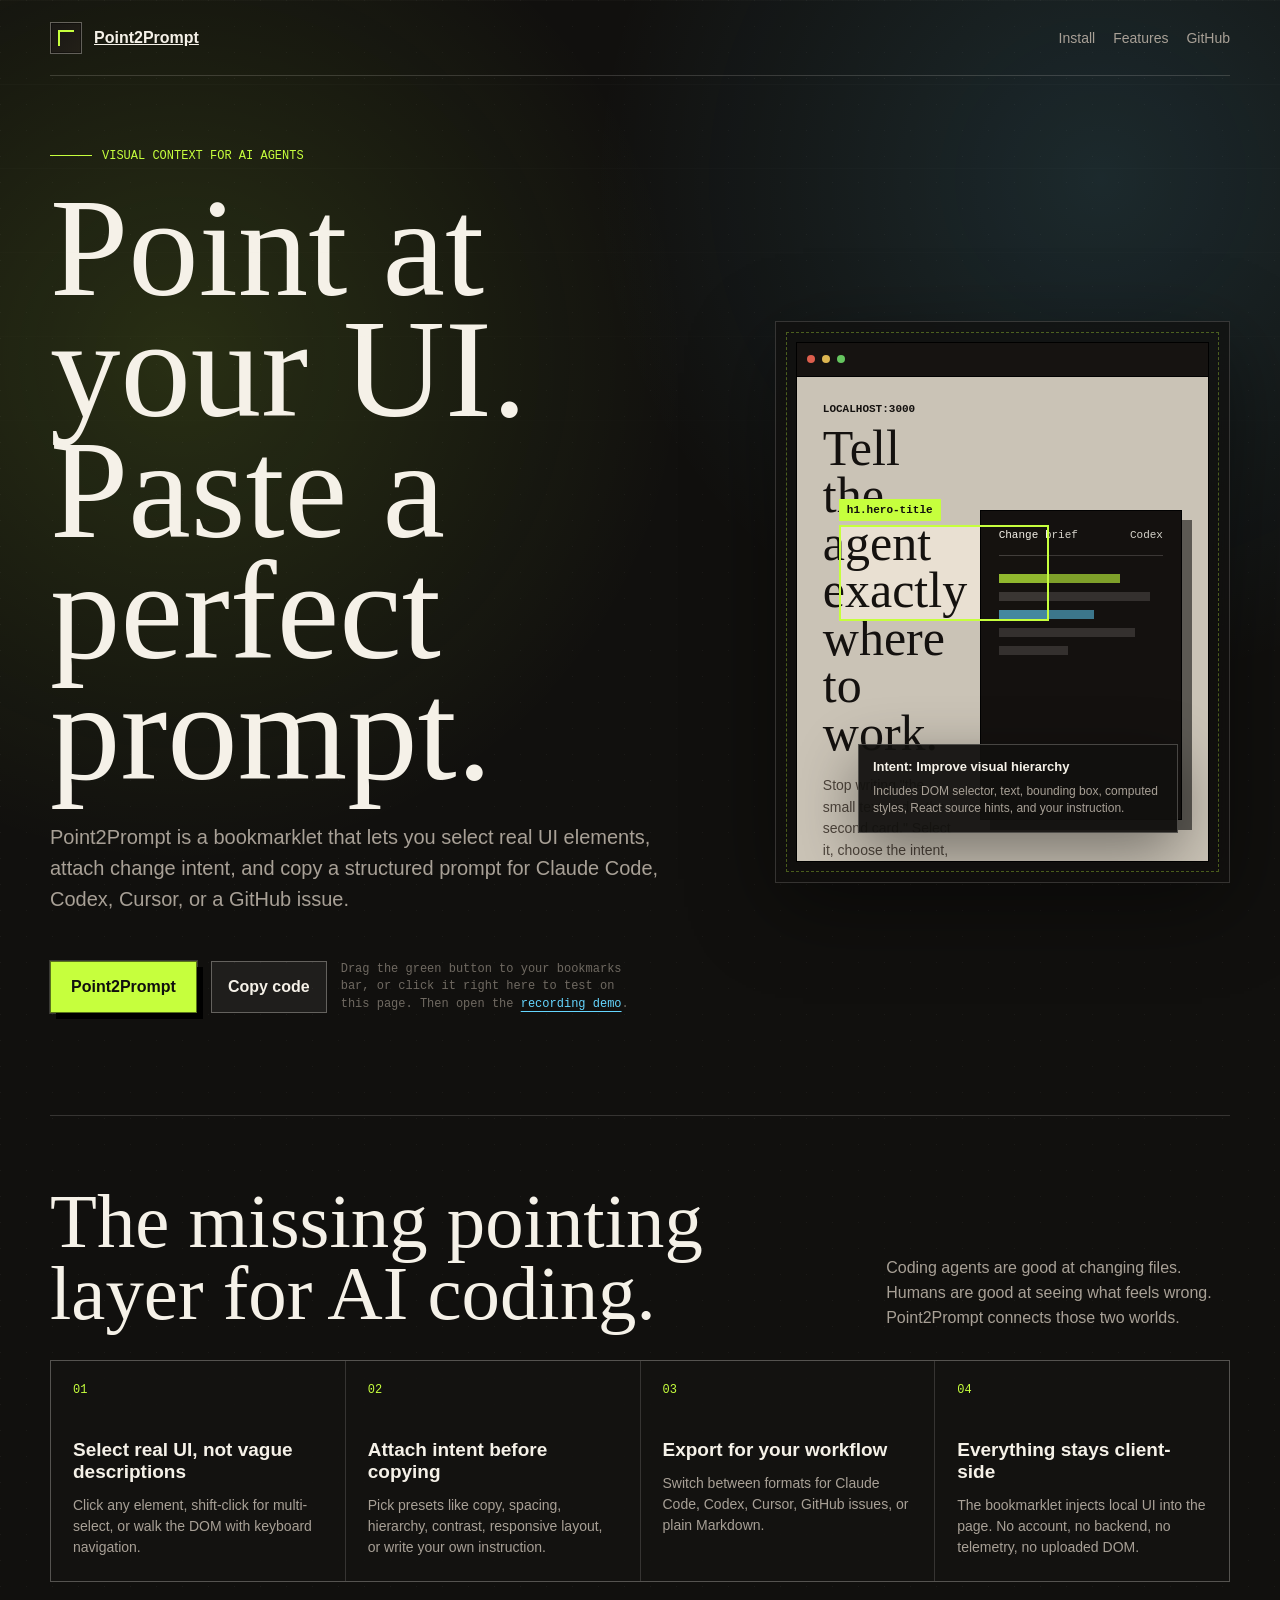
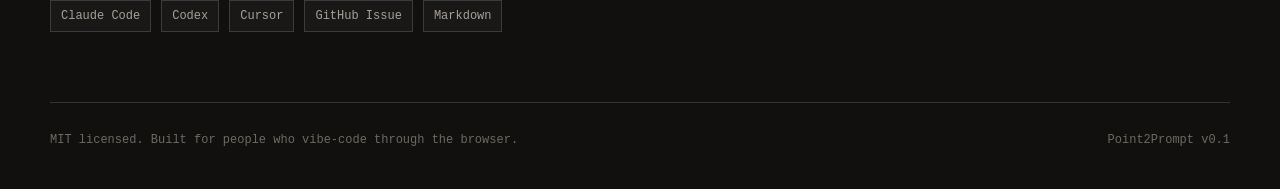
<file: index.html>
<!doctype html>
<html lang="en">
  <head>
    <meta charset="utf-8" />
    <meta name="viewport" content="width=device-width, initial-scale=1" />
    <title>Point2Prompt - Visual prompts for AI coding agents</title>
    <meta
      name="description"
      content="Select UI elements in the browser, add change instructions, and copy an AI-ready prompt for Claude Code, Codex, Cursor, or GitHub issues."
    />
    <style>
      :root {
        color-scheme: dark;
        --ink: #f5f1e8;
        --muted: #a8a096;
        --dim: #6f6961;
        --line: rgba(245, 241, 232, 0.16);
        --line-strong: rgba(245, 241, 232, 0.32);
        --field: rgba(255, 255, 255, 0.065);
        --paper: #11100e;
        --panel: #191714;
        --panel-2: #232018;
        --acid: #c6ff3d;
        --blue: #65d6ff;
        --coral: #ff6b57;
        --shadow: 0 24px 80px rgba(0, 0, 0, 0.42);
        --mono: "IBM Plex Mono", "SFMono-Regular", Consolas, monospace;
        --display: "Instrument Serif", Georgia, serif;
        --body: ui-sans-serif, -apple-system, BlinkMacSystemFont, "Segoe UI", sans-serif;
      }

      * {
        box-sizing: border-box;
      }

      html {
        min-height: 100%;
        background: var(--paper);
      }

      body {
        min-height: 100vh;
        margin: 0;
        color: var(--ink);
        font-family: var(--body);
        background:
          radial-gradient(circle at 14% 20%, rgba(198, 255, 61, 0.13), transparent 28%),
          radial-gradient(circle at 86% 10%, rgba(101, 214, 255, 0.13), transparent 26%),
          linear-gradient(135deg, rgba(255, 255, 255, 0.045) 1px, transparent 1px),
          #11100e;
        background-size: auto, auto, 26px 26px, auto;
        overflow-x: hidden;
      }

      body::before {
        position: fixed;
        inset: 0;
        pointer-events: none;
        content: "";
        opacity: 0.32;
        background-image: linear-gradient(rgba(245, 241, 232, 0.08) 1px, transparent 1px);
        background-size: 100% 84px;
        mask-image: linear-gradient(to bottom, #000, transparent 78%);
      }

      a {
        color: inherit;
      }

      .shell {
        width: min(1180px, calc(100vw - 32px));
        margin: 0 auto;
      }

      .nav {
        display: flex;
        align-items: center;
        justify-content: space-between;
        min-height: 76px;
        border-bottom: 1px solid var(--line);
      }

      .brand {
        display: flex;
        align-items: center;
        gap: 12px;
        font-weight: 760;
        letter-spacing: 0;
      }

      .mark {
        position: relative;
        width: 32px;
        height: 32px;
        border: 1px solid var(--line-strong);
        background: linear-gradient(135deg, var(--panel), var(--panel-2));
        box-shadow: inset 0 0 0 1px rgba(0, 0, 0, 0.35);
      }

      .mark::before,
      .mark::after {
        position: absolute;
        content: "";
        background: var(--acid);
      }

      .mark::before {
        top: 7px;
        left: 7px;
        width: 16px;
        height: 2px;
      }

      .mark::after {
        top: 7px;
        left: 7px;
        width: 2px;
        height: 16px;
      }

      .nav-links {
        display: flex;
        align-items: center;
        gap: 18px;
        color: var(--muted);
        font-size: 14px;
      }

      .nav-links a {
        text-decoration: none;
      }

      .hero {
        display: grid;
        grid-template-columns: minmax(0, 1.08fr) minmax(340px, 0.72fr);
        gap: 42px;
        align-items: end;
        min-height: calc(100vh - 76px);
        padding: 66px 0 54px;
      }

      .eyebrow {
        display: inline-grid;
        grid-template-columns: auto 1fr;
        align-items: center;
        gap: 10px;
        margin: 0 0 24px;
        color: var(--acid);
        font-family: var(--mono);
        font-size: 12px;
        text-transform: uppercase;
      }

      .eyebrow::before {
        width: 42px;
        height: 1px;
        content: "";
        background: var(--acid);
      }

      h1 {
        max-width: 800px;
        margin: 0;
        font-family: var(--display);
        font-size: clamp(64px, 11vw, 148px);
        font-weight: 520;
        line-height: 0.86;
        letter-spacing: 0;
      }

      .lede {
        max-width: 660px;
        margin: 30px 0 0;
        color: var(--muted);
        font-size: 20px;
        line-height: 1.55;
      }

      .install-row {
        display: flex;
        flex-wrap: wrap;
        align-items: center;
        gap: 14px;
        margin-top: 34px;
      }

      .bookmarklet {
        display: inline-flex;
        align-items: center;
        gap: 12px;
        min-height: 52px;
        padding: 0 20px;
        color: #11100e;
        font-weight: 820;
        text-decoration: none;
        background: var(--acid);
        border: 1px solid rgba(0, 0, 0, 0.55);
        box-shadow: 6px 6px 0 #000, 0 0 0 1px rgba(245, 241, 232, 0.18);
        cursor: grab;
        transition: transform 180ms ease, box-shadow 180ms ease;
      }

      .bookmarklet:hover {
        transform: translate(-2px, -2px);
        box-shadow: 8px 8px 0 #000, 0 0 0 1px rgba(245, 241, 232, 0.18);
      }

      .bookmarklet:active {
        cursor: grabbing;
        transform: translate(2px, 2px);
        box-shadow: 3px 3px 0 #000, 0 0 0 1px rgba(245, 241, 232, 0.18);
      }

      .hint {
        max-width: 300px;
        color: var(--dim);
        font-family: var(--mono);
        font-size: 12px;
        line-height: 1.45;
      }

      .secondary-btn {
        display: inline-flex;
        align-items: center;
        min-height: 52px;
        padding: 0 16px;
        color: var(--ink);
        font: inherit;
        font-weight: 760;
        background: rgba(255, 255, 255, 0.06);
        border: 1px solid var(--line-strong);
        cursor: pointer;
      }

      .secondary-btn:hover {
        background: rgba(255, 255, 255, 0.1);
      }

      .install-note {
        width: 100%;
        max-width: 620px;
        min-height: 18px;
        margin: 4px 0 0;
        color: var(--blue);
        font-family: var(--mono);
        font-size: 12px;
        line-height: 1.45;
      }

      .demo-link {
        color: var(--blue);
        text-decoration: underline;
        text-underline-offset: 4px;
      }

      .demo {
        position: relative;
        align-self: center;
        min-height: 560px;
        padding: 20px;
        background: rgba(17, 16, 14, 0.68);
        border: 1px solid var(--line);
        box-shadow: var(--shadow);
        backdrop-filter: blur(22px);
      }

      .demo::before {
        position: absolute;
        inset: 10px;
        pointer-events: none;
        content: "";
        border: 1px dashed rgba(198, 255, 61, 0.32);
      }

      .browser {
        position: relative;
        height: 520px;
        overflow: hidden;
        background: #e9e0d2;
        color: #15120f;
        border: 1px solid #000;
      }

      .browser-bar {
        display: flex;
        align-items: center;
        gap: 7px;
        height: 34px;
        padding: 0 10px;
        background: #171411;
        border-bottom: 1px solid #000;
      }

      .dot {
        width: 8px;
        height: 8px;
        background: var(--coral);
        border-radius: 999px;
      }

      .dot:nth-child(2) {
        background: #ffd15c;
      }

      .dot:nth-child(3) {
        background: #73e36c;
      }

      .browser-grid {
        display: grid;
        grid-template-columns: 0.8fr 1.2fr;
        gap: 22px;
        height: calc(100% - 34px);
        padding: 26px;
      }

      .mock-copy {
        display: flex;
        flex-direction: column;
        justify-content: center;
        min-width: 0;
      }

      .mock-kicker {
        margin-bottom: 10px;
        font-family: var(--mono);
        font-size: 11px;
        font-weight: 700;
        text-transform: uppercase;
      }

      .mock-title {
        font-family: var(--display);
        font-size: 50px;
        line-height: 0.95;
      }

      .mock-text {
        margin-top: 18px;
        color: #574d42;
        font-size: 14px;
        line-height: 1.55;
      }

      .mock-card {
        align-self: center;
        min-height: 310px;
        padding: 18px;
        background: #15120f;
        color: var(--ink);
        border: 1px solid #000;
        box-shadow: 10px 10px 0 rgba(0, 0, 0, 0.55);
      }

      .mock-card-title {
        display: flex;
        justify-content: space-between;
        gap: 20px;
        padding-bottom: 14px;
        border-bottom: 1px solid rgba(245, 241, 232, 0.2);
        font-family: var(--mono);
        font-size: 11px;
      }

      .code-lines {
        display: grid;
        gap: 9px;
        margin-top: 18px;
      }

      .line {
        height: 9px;
        background: rgba(245, 241, 232, 0.16);
      }

      .line:nth-child(1) {
        width: 74%;
        background: rgba(198, 255, 61, 0.7);
      }

      .line:nth-child(2) {
        width: 92%;
      }

      .line:nth-child(3) {
        width: 58%;
        background: rgba(101, 214, 255, 0.6);
      }

      .line:nth-child(4) {
        width: 83%;
      }

      .line:nth-child(5) {
        width: 42%;
      }

      .selection-box {
        position: absolute;
        top: 182px;
        left: 42px;
        width: 210px;
        height: 96px;
        border: 2px solid var(--acid);
        box-shadow: 0 0 0 999px rgba(17, 16, 14, 0.14);
      }

      .tag {
        position: absolute;
        top: -28px;
        left: -2px;
        padding: 5px 8px;
        color: #11100e;
        font-family: var(--mono);
        font-size: 11px;
        font-weight: 800;
        background: var(--acid);
      }

      .mini-panel {
        position: absolute;
        right: 30px;
        bottom: 28px;
        width: min(320px, calc(100% - 60px));
        padding: 14px;
        color: var(--ink);
        background: rgba(17, 16, 14, 0.94);
        border: 1px solid rgba(245, 241, 232, 0.24);
        box-shadow: 0 18px 60px rgba(0, 0, 0, 0.42);
      }

      .mini-panel strong {
        display: block;
        margin-bottom: 9px;
        font-size: 13px;
      }

      .mini-panel p {
        margin: 0;
        color: var(--muted);
        font-size: 12px;
        line-height: 1.45;
      }

      .section {
        padding: 70px 0;
        border-top: 1px solid var(--line);
      }

      .section-head {
        display: grid;
        grid-template-columns: minmax(0, 0.7fr) minmax(280px, 0.3fr);
        gap: 34px;
        align-items: end;
        margin-bottom: 30px;
      }

      h2 {
        margin: 0;
        font-family: var(--display);
        font-size: clamp(42px, 6vw, 84px);
        font-weight: 520;
        line-height: 0.94;
      }

      .section-head p {
        margin: 0;
        color: var(--muted);
        line-height: 1.55;
      }

      .feature-grid {
        display: grid;
        grid-template-columns: repeat(4, minmax(0, 1fr));
        gap: 1px;
        background: var(--line);
        border: 1px solid var(--line);
      }

      .feature {
        min-height: 220px;
        padding: 22px;
        background: rgba(17, 16, 14, 0.92);
      }

      .feature .num {
        color: var(--acid);
        font-family: var(--mono);
        font-size: 12px;
      }

      .feature h3 {
        margin: 42px 0 12px;
        font-size: 19px;
        line-height: 1.15;
      }

      .feature p {
        margin: 0;
        color: var(--muted);
        font-size: 14px;
        line-height: 1.5;
      }

      .formats {
        display: flex;
        flex-wrap: wrap;
        gap: 10px;
        margin-top: 18px;
      }

      .formats span {
        padding: 8px 10px;
        color: var(--muted);
        font-family: var(--mono);
        font-size: 12px;
        border: 1px solid var(--line);
        background: rgba(255, 255, 255, 0.035);
      }

      .footer {
        display: flex;
        flex-wrap: wrap;
        justify-content: space-between;
        gap: 18px;
        padding: 30px 0 42px;
        color: var(--dim);
        font-family: var(--mono);
        font-size: 12px;
        border-top: 1px solid var(--line);
      }

      @media (max-width: 900px) {
        .hero,
        .section-head {
          grid-template-columns: 1fr;
        }

        .hero {
          min-height: 0;
          padding-top: 46px;
        }

        .demo {
          min-height: 0;
        }

        .feature-grid {
          grid-template-columns: repeat(2, minmax(0, 1fr));
        }
      }

      @media (max-width: 620px) {
        .nav {
          align-items: flex-start;
          flex-direction: column;
          gap: 14px;
          padding: 18px 0;
        }

        .nav-links {
          width: 100%;
          justify-content: space-between;
        }

        h1 {
          font-size: 62px;
        }

        .lede {
          font-size: 17px;
        }

        .browser-grid {
          grid-template-columns: 1fr;
          padding: 18px;
        }

        .mock-card {
          display: none;
        }

        .selection-box {
          top: 174px;
          left: 30px;
          width: 220px;
        }

        .feature-grid {
          grid-template-columns: 1fr;
        }
      }
    </style>
  </head>
  <body>
    <header class="shell nav">
      <a class="brand" href="#top" aria-label="Point2Prompt home">
        <span class="mark" aria-hidden="true"></span>
        <span>Point2Prompt</span>
      </a>
      <nav class="nav-links" aria-label="Primary">
        <a href="#install">Install</a>
        <a href="#features">Features</a>
        <a href="https://github.com/LobsterQBA/point2prompt" data-github-link>GitHub</a>
      </nav>
    </header>

    <main id="top">
      <section class="shell hero" id="install">
        <div>
          <p class="eyebrow">Visual context for AI agents</p>
          <h1>Point at your UI. Paste a perfect prompt.</h1>
          <p class="lede">
            Point2Prompt is a bookmarklet that lets you select real UI elements,
            attach change intent, and copy a structured prompt for Claude Code,
            Codex, Cursor, or a GitHub issue.
          </p>
          <div class="install-row">
            <a class="bookmarklet" href="#" id="bookmarklet">Point2Prompt</a>
            <button class="secondary-btn" type="button" id="copy-bookmarklet">Copy code</button>
            <p class="hint">
              Drag the green button to your bookmarks bar, or click it right
              here to test on this page. Then open the
              <a class="demo-link" href="demo.html">recording demo</a>.
            </p>
            <p class="install-note" id="install-note" aria-live="polite"></p>
          </div>
        </div>

        <div class="demo" aria-label="Product demo illustration">
          <div class="browser">
            <div class="browser-bar">
              <span class="dot"></span>
              <span class="dot"></span>
              <span class="dot"></span>
            </div>
            <div class="browser-grid">
              <div class="mock-copy">
                <div class="mock-kicker">Localhost:3000</div>
                <div class="mock-title">Tell the agent exactly where to work.</div>
                <div class="mock-text">
                  Stop writing "the small text under the second card." Select it,
                  choose the intent, and ship the context your coding agent needs.
                </div>
              </div>
              <div class="mock-card">
                <div class="mock-card-title">
                  <span>Change brief</span>
                  <span>Codex</span>
                </div>
                <div class="code-lines" aria-hidden="true">
                  <span class="line"></span>
                  <span class="line"></span>
                  <span class="line"></span>
                  <span class="line"></span>
                  <span class="line"></span>
                </div>
              </div>
            </div>
            <div class="selection-box">
              <span class="tag">h1.hero-title</span>
            </div>
            <div class="mini-panel">
              <strong>Intent: Improve visual hierarchy</strong>
              <p>
                Includes DOM selector, text, bounding box, computed styles,
                React source hints, and your instruction.
              </p>
            </div>
          </div>
        </div>
      </section>

      <section class="shell section" id="features">
        <div class="section-head">
          <h2>The missing pointing layer for AI coding.</h2>
          <p>
            Coding agents are good at changing files. Humans are good at seeing
            what feels wrong. Point2Prompt connects those two worlds.
          </p>
        </div>
        <div class="feature-grid">
          <article class="feature">
            <div class="num">01</div>
            <h3>Select real UI, not vague descriptions</h3>
            <p>
              Click any element, shift-click for multi-select, or walk the DOM
              with keyboard navigation.
            </p>
          </article>
          <article class="feature">
            <div class="num">02</div>
            <h3>Attach intent before copying</h3>
            <p>
              Pick presets like copy, spacing, hierarchy, contrast, responsive
              layout, or write your own instruction.
            </p>
          </article>
          <article class="feature">
            <div class="num">03</div>
            <h3>Export for your workflow</h3>
            <p>
              Switch between formats for Claude Code, Codex, Cursor, GitHub
              issues, or plain Markdown.
            </p>
          </article>
          <article class="feature">
            <div class="num">04</div>
            <h3>Everything stays client-side</h3>
            <p>
              The bookmarklet injects local UI into the page. No account, no
              backend, no telemetry, no uploaded DOM.
            </p>
          </article>
        </div>
        <div class="formats" aria-label="Supported output formats">
          <span>Claude Code</span>
          <span>Codex</span>
          <span>Cursor</span>
          <span>GitHub Issue</span>
          <span>Markdown</span>
        </div>
      </section>
    </main>

    <footer class="shell footer">
      <span>MIT licensed. Built for people who vibe-code through the browser.</span>
      <span>Point2Prompt v0.1</span>
    </footer>

    <script>
      const VERSION = "0.1.0";
      const assetBase = new URL("assets/", window.location.href).href;
      const loader = `javascript:(()=>{const w=window;if(w.__POINT2PROMPT__){w.__POINT2PROMPT__.toggle();return;}const b=${JSON.stringify(assetBase)};const v=${JSON.stringify(VERSION)};const css=document.createElement('link');css.rel='stylesheet';css.href=b+'editor.css?v='+v;document.head.appendChild(css);const s=document.createElement('script');s.src=b+'editor.js?v='+v;s.onload=()=>w.__POINT2PROMPT__&&w.__POINT2PROMPT__.open();document.head.appendChild(s);})()`;
      const button = document.getElementById("bookmarklet");
      const copyButton = document.getElementById("copy-bookmarklet");
      const note = document.getElementById("install-note");
      button.href = loader;
      button.addEventListener("click", (event) => {
        button.animate(
          [
            { transform: "translateY(0)" },
            { transform: "translateY(-4px)" },
            { transform: "translateY(0)" }
          ],
          { duration: 240, easing: "ease-out" }
        );
        note.textContent = "Testing Point2Prompt on this page. If a bookmark jumps back here, edit that bookmark and paste the copied code as its URL.";
      });
      copyButton.addEventListener("click", async () => {
        try {
          await navigator.clipboard.writeText(loader);
          note.textContent = "Bookmarklet code copied. Create or edit a bookmark and paste this code into the URL field.";
        } catch (error) {
          note.textContent = "Copy failed. Drag the green button, then check the bookmark URL starts with javascript:.";
        }
      });
    </script>
  </body>
</html>
</file>
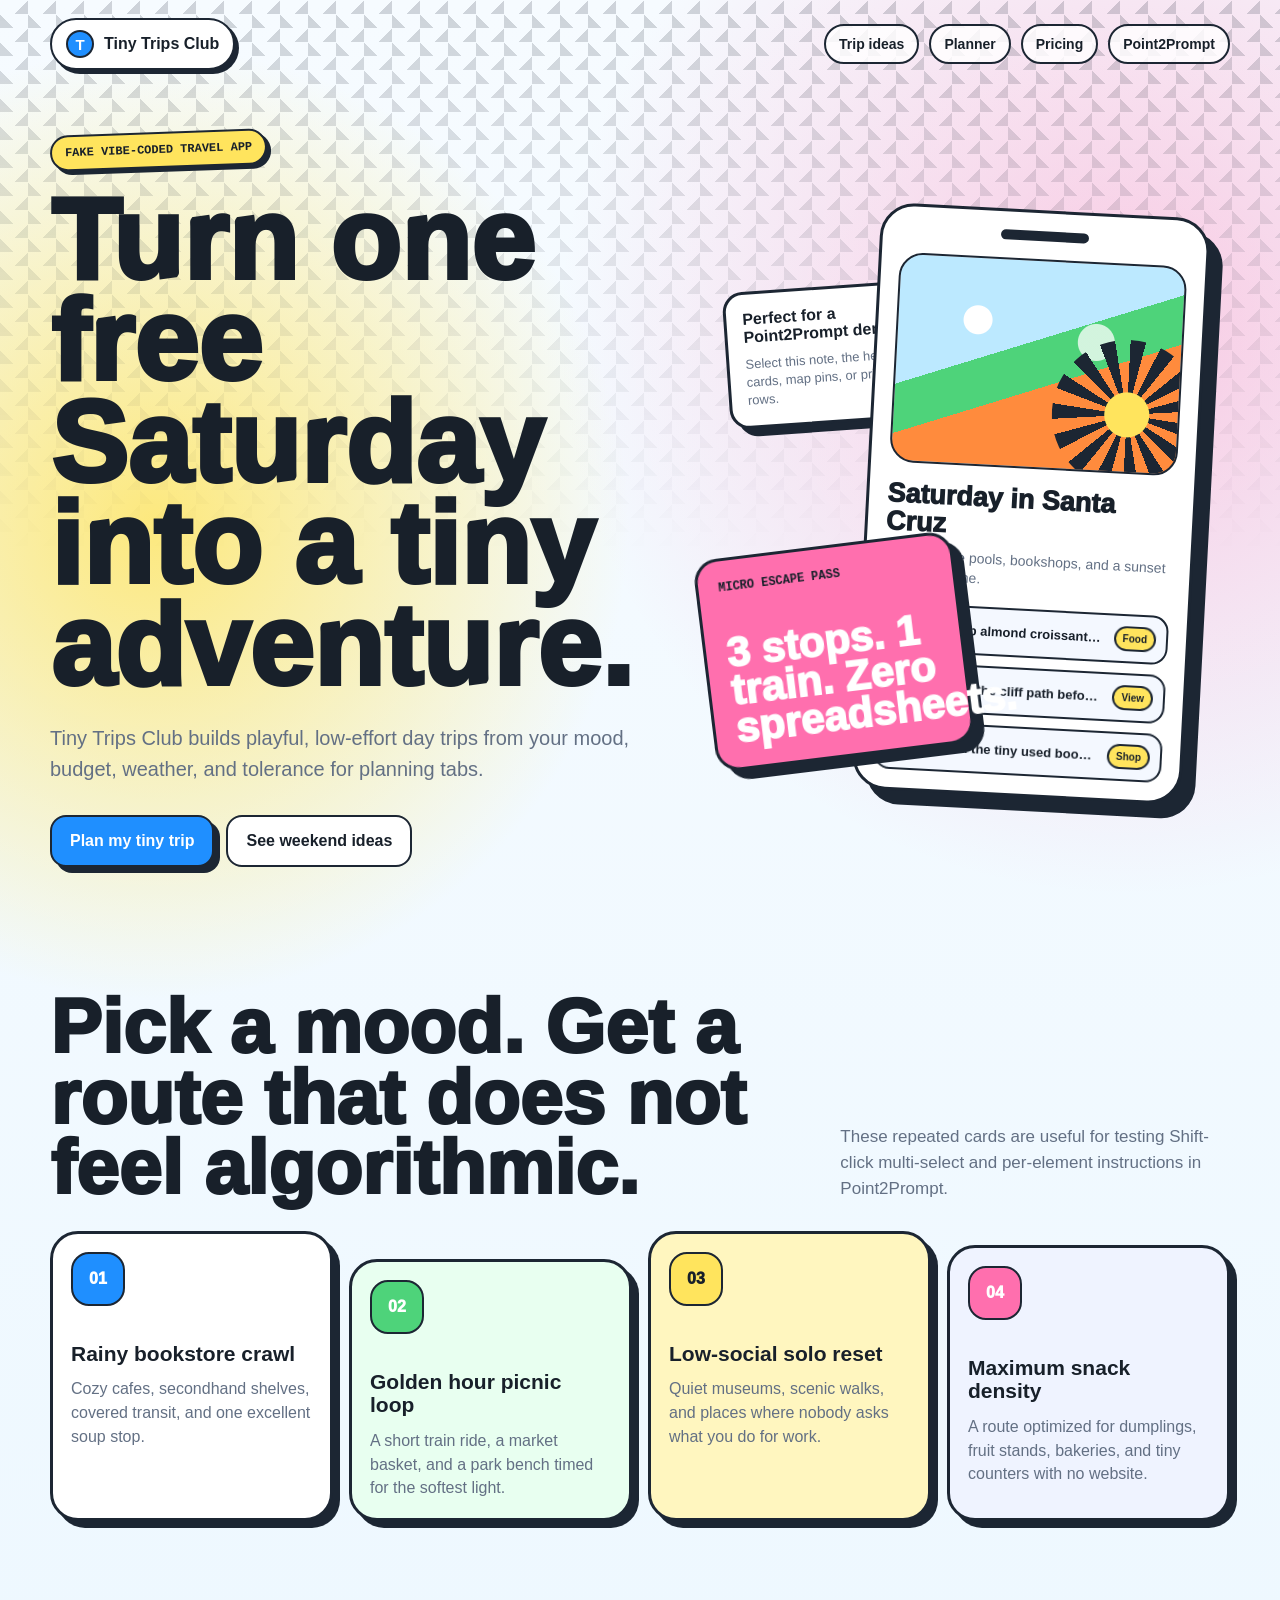
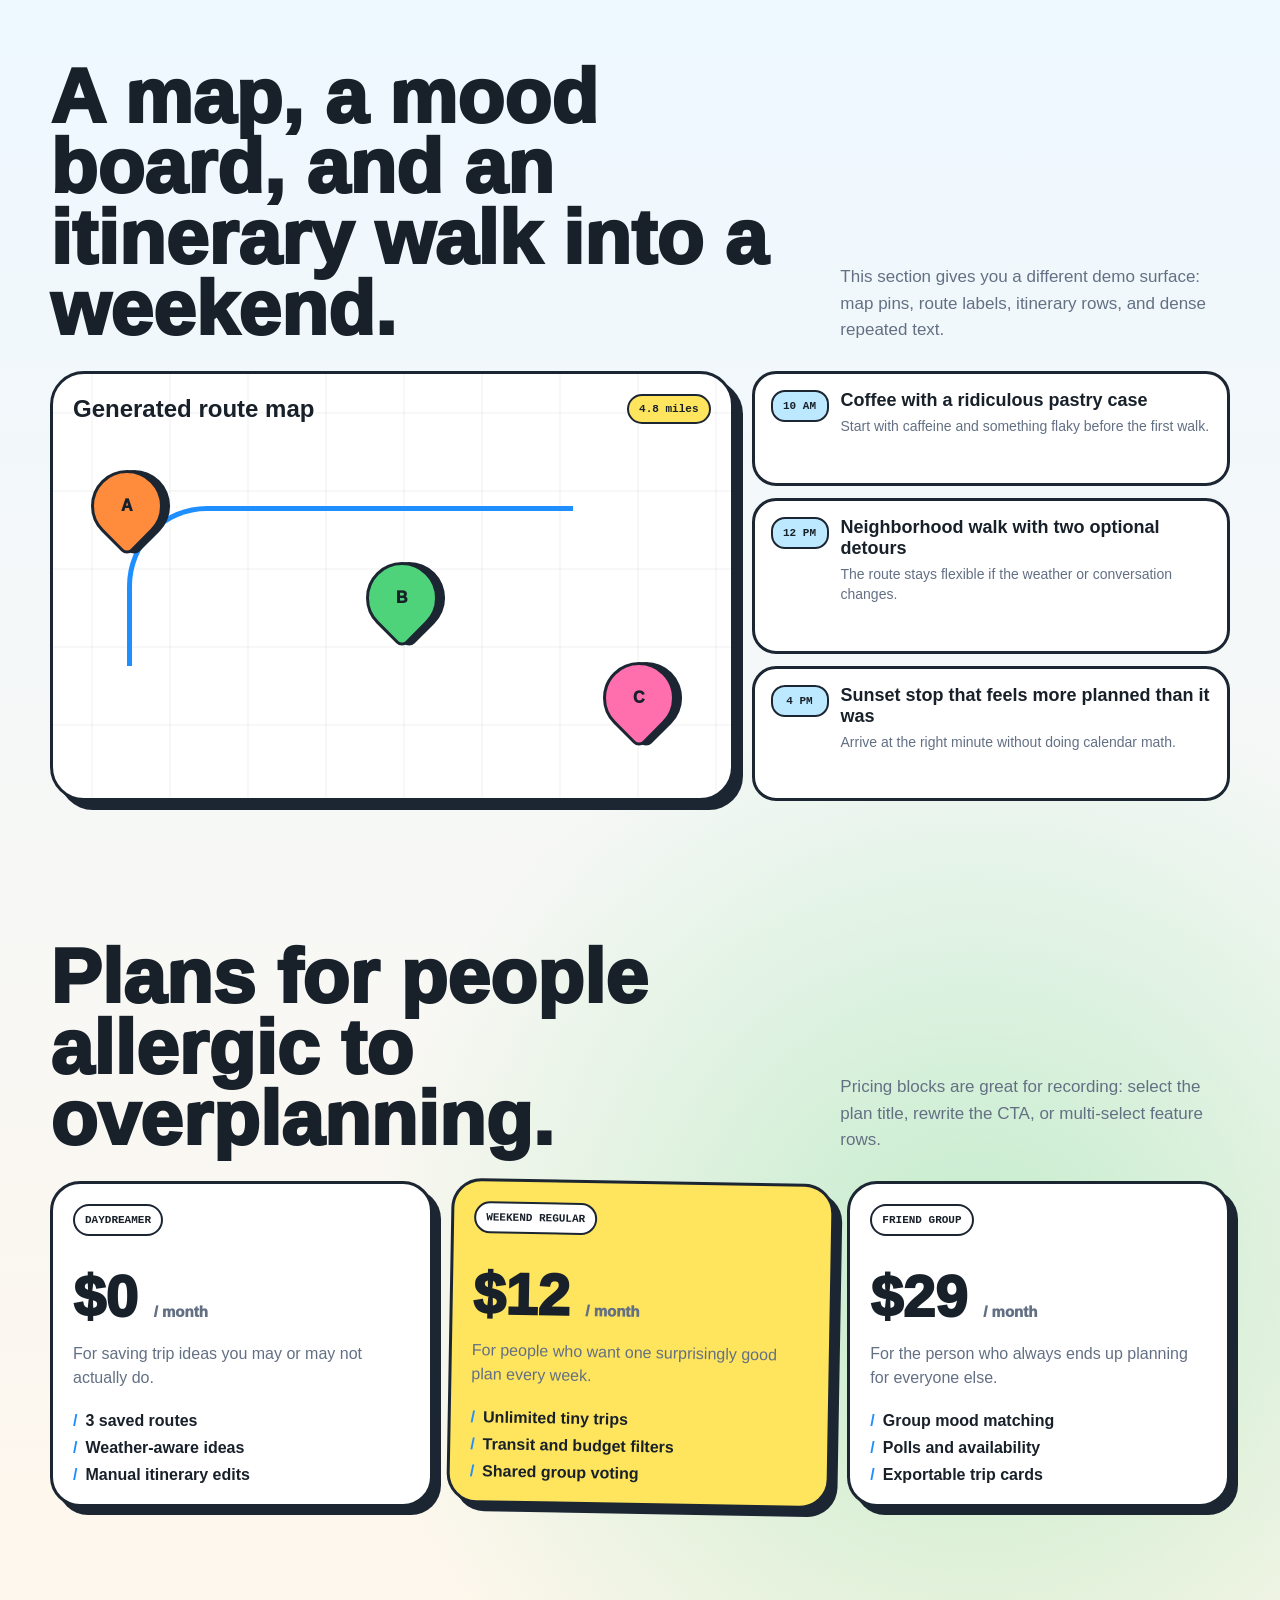
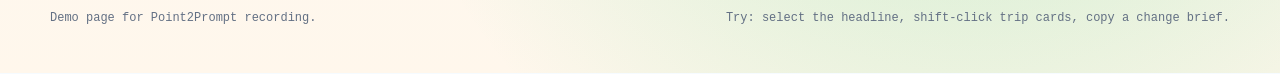
<file: demo.html>
<!doctype html>
<html lang="en">
  <head>
    <meta charset="utf-8" />
    <meta name="viewport" content="width=device-width, initial-scale=1" />
    <title>Tiny Trips Club - Point2Prompt Demo</title>
    <meta
      name="description"
      content="A bright fake vibe-coded travel website for testing Point2Prompt."
    />
    <style>
      :root {
        color-scheme: light;
        --ink: #18202a;
        --muted: #637084;
        --paper: #f6fbff;
        --blue: #1f8fff;
        --sky: #bce9ff;
        --yellow: #ffe45d;
        --orange: #ff8b3d;
        --pink: #ff6fae;
        --green: #4ed37a;
        --line: #1c2633;
        --soft: rgba(28, 38, 51, 0.1);
        --display: "Trebuchet MS", "Avenir Next", ui-sans-serif, sans-serif;
        --body: ui-sans-serif, -apple-system, BlinkMacSystemFont, "Segoe UI", sans-serif;
        --mono: "SFMono-Regular", Consolas, monospace;
      }

      * {
        box-sizing: border-box;
      }

      html {
        background: var(--paper);
      }

      body {
        min-height: 100vh;
        margin: 0;
        color: var(--ink);
        font-family: var(--body);
        background:
          radial-gradient(circle at 12% 16%, rgba(255, 228, 93, 0.8), transparent 16%),
          radial-gradient(circle at 88% 10%, rgba(255, 111, 174, 0.35), transparent 18%),
          radial-gradient(circle at 76% 88%, rgba(78, 211, 122, 0.32), transparent 20%),
          linear-gradient(180deg, #f6fbff 0%, #eef8ff 50%, #fff7ec 100%);
        overflow-x: hidden;
      }

      body::before {
        position: fixed;
        inset: 0;
        pointer-events: none;
        content: "";
        opacity: 0.18;
        background-image:
          linear-gradient(45deg, var(--line) 25%, transparent 25%),
          linear-gradient(-45deg, var(--line) 25%, transparent 25%);
        background-position: 0 0, 0 14px;
        background-size: 28px 28px;
        mask-image: linear-gradient(to bottom, #000 0%, transparent 62%);
      }

      a {
        color: inherit;
        text-decoration: none;
      }

      button {
        color: inherit;
        font: inherit;
      }

      .shell {
        position: relative;
        width: min(1180px, calc(100vw - 32px));
        margin: 0 auto;
      }

      .nav {
        display: flex;
        align-items: center;
        justify-content: space-between;
        gap: 24px;
        padding: 18px 0;
      }

      .brand {
        display: inline-flex;
        align-items: center;
        gap: 10px;
        padding: 10px 14px;
        font-weight: 900;
        background: #fff;
        border: 2px solid var(--line);
        border-radius: 999px;
        box-shadow: 4px 4px 0 var(--line);
      }

      .brand-mark {
        display: grid;
        place-items: center;
        width: 28px;
        height: 28px;
        color: #fff;
        font-size: 15px;
        font-weight: 900;
        background: var(--blue);
        border: 2px solid var(--line);
        border-radius: 50%;
      }

      .nav-links {
        display: flex;
        flex-wrap: wrap;
        gap: 10px;
        justify-content: flex-end;
      }

      .nav-links a {
        padding: 10px 13px;
        font-size: 14px;
        font-weight: 800;
        background: rgba(255, 255, 255, 0.82);
        border: 2px solid var(--line);
        border-radius: 999px;
      }

      .hero {
        display: grid;
        grid-template-columns: minmax(0, 0.9fr) minmax(360px, 0.78fr);
        gap: 46px;
        align-items: center;
        min-height: calc(100vh - 86px);
        padding: 44px 0 54px;
      }

      .sticker {
        display: inline-flex;
        align-items: center;
        gap: 8px;
        margin-bottom: 22px;
        padding: 9px 13px;
        color: var(--ink);
        font-family: var(--mono);
        font-size: 12px;
        font-weight: 900;
        text-transform: uppercase;
        background: var(--yellow);
        border: 2px solid var(--line);
        border-radius: 999px;
        box-shadow: 4px 4px 0 var(--line);
        transform: rotate(-2deg);
      }

      h1 {
        max-width: 780px;
        margin: 0;
        font-family: var(--display);
        font-size: clamp(58px, 9vw, 126px);
        font-weight: 950;
        line-height: 0.88;
        letter-spacing: 0;
      }

      .hero-lede {
        max-width: 620px;
        margin: 26px 0 0;
        color: var(--muted);
        font-size: 20px;
        line-height: 1.55;
      }

      .hero-actions {
        display: flex;
        flex-wrap: wrap;
        gap: 12px;
        margin-top: 30px;
      }

      .button {
        display: inline-flex;
        align-items: center;
        justify-content: center;
        min-height: 52px;
        padding: 0 18px;
        font-weight: 900;
        border: 2px solid var(--line);
        border-radius: 16px;
        cursor: pointer;
      }

      .button.primary {
        color: #fff;
        background: var(--blue);
        box-shadow: 6px 6px 0 var(--line);
      }

      .button.secondary {
        background: #fff;
      }

      .trip-board {
        position: relative;
        min-height: 610px;
      }

      .phone {
        position: absolute;
        top: 16px;
        right: 34px;
        width: min(330px, 76vw);
        min-height: 570px;
        padding: 18px;
        background: #fff;
        border: 3px solid var(--line);
        border-radius: 34px;
        box-shadow: 14px 14px 0 var(--line);
        transform: rotate(3deg);
      }

      .phone-bar {
        width: 88px;
        height: 10px;
        margin: 0 auto 18px;
        background: var(--line);
        border-radius: 999px;
      }

      .photo-card {
        position: relative;
        min-height: 210px;
        overflow: hidden;
        background:
          radial-gradient(circle at 28% 30%, #fff 0 14px, transparent 15px),
          radial-gradient(circle at 70% 38%, rgba(255, 255, 255, 0.75) 0 18px, transparent 19px),
          linear-gradient(160deg, var(--sky) 0 42%, var(--green) 42% 58%, var(--orange) 58%);
        border: 2px solid var(--line);
        border-radius: 24px;
      }

      .photo-card::after {
        position: absolute;
        right: -24px;
        bottom: -18px;
        width: 150px;
        height: 150px;
        content: "";
        background:
          radial-gradient(circle at 50% 50%, var(--yellow) 0 22px, transparent 23px),
          repeating-conic-gradient(from 0deg, var(--line) 0 12deg, transparent 12deg 24deg);
        border-radius: 50%;
      }

      .phone-title {
        margin: 18px 0 8px;
        font-size: 27px;
        font-weight: 950;
        line-height: 1.03;
      }

      .phone-copy {
        margin: 0;
        color: var(--muted);
        font-size: 14px;
        line-height: 1.45;
      }

      .mini-plan {
        display: grid;
        gap: 10px;
        margin-top: 18px;
      }

      .mini-row {
        display: grid;
        grid-template-columns: 44px 1fr auto;
        gap: 10px;
        align-items: center;
        padding: 10px;
        background: #f4f8ff;
        border: 2px solid var(--line);
        border-radius: 16px;
      }

      .mini-time {
        font-family: var(--mono);
        font-size: 11px;
        font-weight: 900;
      }

      .mini-title {
        overflow: hidden;
        font-size: 13px;
        font-weight: 850;
        text-overflow: ellipsis;
        white-space: nowrap;
      }

      .mini-tag {
        padding: 5px 7px;
        font-size: 10px;
        font-weight: 900;
        background: var(--yellow);
        border: 2px solid var(--line);
        border-radius: 999px;
      }

      .passport {
        position: absolute;
        left: 0;
        bottom: 46px;
        width: 260px;
        padding: 20px;
        background: var(--pink);
        border: 3px solid var(--line);
        border-radius: 24px;
        box-shadow: 10px 10px 0 var(--line);
        transform: rotate(-7deg);
      }

      .passport-label {
        font-family: var(--mono);
        font-size: 12px;
        font-weight: 900;
        text-transform: uppercase;
      }

      .passport h2 {
        margin: 40px 0 0;
        color: #fff;
        font-family: var(--display);
        font-size: 42px;
        line-height: 0.9;
      }

      .floating-note {
        position: absolute;
        top: 92px;
        left: 22px;
        width: 210px;
        padding: 16px;
        background: #fff;
        border: 3px solid var(--line);
        border-radius: 20px;
        box-shadow: 8px 8px 0 var(--line);
        transform: rotate(-4deg);
      }

      .floating-note strong {
        display: block;
        font-size: 16px;
        line-height: 1.15;
      }

      .floating-note p {
        margin: 8px 0 0;
        color: var(--muted);
        font-size: 13px;
        line-height: 1.4;
      }

      .section {
        padding: 70px 0;
      }

      .section-head {
        display: grid;
        grid-template-columns: minmax(0, 0.66fr) minmax(260px, 0.34fr);
        gap: 34px;
        align-items: end;
        margin-bottom: 28px;
      }

      h2 {
        margin: 0;
        font-family: var(--display);
        font-size: clamp(42px, 6vw, 82px);
        font-weight: 950;
        line-height: 0.92;
      }

      .section-head p {
        margin: 0;
        color: var(--muted);
        font-size: 17px;
        line-height: 1.55;
      }

      .cards {
        display: grid;
        grid-template-columns: repeat(4, minmax(0, 1fr));
        gap: 16px;
      }

      .card {
        min-height: 245px;
        padding: 18px;
        background: #fff;
        border: 3px solid var(--line);
        border-radius: 28px;
        box-shadow: 7px 7px 0 var(--line);
      }

      .card:nth-child(2) {
        margin-top: 28px;
        background: #e8fff0;
      }

      .card:nth-child(3) {
        background: #fff6bf;
      }

      .card:nth-child(4) {
        margin-top: 14px;
        background: #eff3ff;
      }

      .card-icon {
        display: grid;
        place-items: center;
        width: 54px;
        height: 54px;
        margin-bottom: 36px;
        color: #fff;
        font-weight: 950;
        background: var(--blue);
        border: 2px solid var(--line);
        border-radius: 18px;
      }

      .card:nth-child(2) .card-icon {
        background: var(--green);
      }

      .card:nth-child(3) .card-icon {
        color: var(--ink);
        background: var(--yellow);
      }

      .card:nth-child(4) .card-icon {
        background: var(--pink);
      }

      .card h3 {
        margin: 0;
        font-size: 21px;
        line-height: 1.12;
      }

      .card p {
        margin: 12px 0 0;
        color: var(--muted);
        line-height: 1.48;
      }

      .planner {
        display: grid;
        grid-template-columns: minmax(0, 1fr) minmax(340px, 0.7fr);
        gap: 18px;
        align-items: stretch;
      }

      .map {
        min-height: 430px;
        padding: 20px;
        background:
          linear-gradient(90deg, transparent 49%, rgba(28, 38, 51, 0.1) 50%, transparent 51%),
          linear-gradient(0deg, transparent 49%, rgba(28, 38, 51, 0.1) 50%, transparent 51%),
          #fff;
        background-size: 78px 78px;
        border: 3px solid var(--line);
        border-radius: 34px;
        box-shadow: 9px 9px 0 var(--line);
      }

      .map-title {
        display: flex;
        justify-content: space-between;
        gap: 18px;
        align-items: center;
      }

      .map-title strong {
        font-size: 24px;
      }

      .map-title span {
        padding: 7px 10px;
        font-family: var(--mono);
        font-size: 11px;
        font-weight: 900;
        background: var(--yellow);
        border: 2px solid var(--line);
        border-radius: 999px;
      }

      .route {
        position: relative;
        min-height: 300px;
        margin-top: 28px;
      }

      .route-line {
        position: absolute;
        top: 54px;
        left: 54px;
        width: 70%;
        height: 160px;
        border: 5px solid var(--blue);
        border-right: 0;
        border-bottom: 0;
        border-radius: 80px 0 0 0;
      }

      .pin {
        position: absolute;
        display: grid;
        place-items: center;
        width: 72px;
        height: 72px;
        font-weight: 950;
        background: var(--orange);
        border: 3px solid var(--line);
        border-radius: 50% 50% 50% 8px;
        transform: rotate(-45deg);
        box-shadow: 5px 5px 0 var(--line);
      }

      .pin span {
        transform: rotate(45deg);
      }

      .pin.one {
        top: 18px;
        left: 18px;
      }

      .pin.two {
        top: 110px;
        left: 46%;
        background: var(--green);
      }

      .pin.three {
        right: 36px;
        bottom: 18px;
        background: var(--pink);
      }

      .itinerary {
        display: grid;
        gap: 12px;
      }

      .stop {
        display: grid;
        grid-template-columns: 58px 1fr;
        gap: 12px;
        align-items: start;
        padding: 16px;
        background: #fff;
        border: 3px solid var(--line);
        border-radius: 24px;
      }

      .stop-time {
        padding: 8px 6px;
        text-align: center;
        font-family: var(--mono);
        font-size: 11px;
        font-weight: 900;
        background: var(--sky);
        border: 2px solid var(--line);
        border-radius: 14px;
      }

      .stop h3 {
        margin: 0;
        font-size: 18px;
      }

      .stop p {
        margin: 6px 0 0;
        color: var(--muted);
        font-size: 14px;
        line-height: 1.42;
      }

      .pricing {
        display: grid;
        grid-template-columns: repeat(3, minmax(0, 1fr));
        gap: 16px;
      }

      .plan {
        min-height: 310px;
        padding: 20px;
        background: #fff;
        border: 3px solid var(--line);
        border-radius: 30px;
        box-shadow: 8px 8px 0 var(--line);
      }

      .plan.featured {
        background: var(--yellow);
        transform: rotate(1deg);
      }

      .plan-name {
        display: inline-flex;
        padding: 8px 10px;
        font-family: var(--mono);
        font-size: 11px;
        font-weight: 900;
        text-transform: uppercase;
        background: #fff;
        border: 2px solid var(--line);
        border-radius: 999px;
      }

      .price {
        margin-top: 34px;
        font-family: var(--display);
        font-size: 58px;
        font-weight: 950;
        line-height: 0.92;
      }

      .price span {
        color: var(--muted);
        font-family: var(--body);
        font-size: 15px;
      }

      .plan p {
        margin: 18px 0 0;
        color: var(--muted);
        line-height: 1.5;
      }

      .plan ul {
        display: grid;
        gap: 9px;
        margin: 22px 0 0;
        padding: 0;
        list-style: none;
      }

      .plan li {
        font-weight: 750;
      }

      .plan li::before {
        margin-right: 8px;
        color: var(--blue);
        content: "/";
      }

      .footer {
        display: flex;
        flex-wrap: wrap;
        justify-content: space-between;
        gap: 18px;
        padding: 34px 0 48px;
        color: var(--muted);
        font-family: var(--mono);
        font-size: 12px;
      }

      @media (max-width: 920px) {
        .hero,
        .section-head,
        .planner {
          grid-template-columns: 1fr;
        }

        .hero {
          min-height: 0;
        }

        .trip-board {
          min-height: 650px;
        }

        .cards,
        .pricing {
          grid-template-columns: 1fr 1fr;
        }
      }

      @media (max-width: 640px) {
        .nav {
          align-items: flex-start;
          flex-direction: column;
        }

        .nav-links {
          justify-content: flex-start;
        }

        h1 {
          font-size: 58px;
        }

        .phone {
          right: 0;
          width: 100%;
          transform: none;
        }

        .floating-note,
        .passport {
          display: none;
        }

        .cards,
        .pricing {
          grid-template-columns: 1fr;
        }
      }
    </style>
  </head>
  <body>
    <header class="shell nav">
      <a class="brand" href="#">
        <span class="brand-mark" aria-hidden="true">T</span>
        <span>Tiny Trips Club</span>
      </a>
      <nav class="nav-links" aria-label="Main navigation">
        <a href="#ideas">Trip ideas</a>
        <a href="#planner">Planner</a>
        <a href="#pricing">Pricing</a>
        <a href="index.html">Point2Prompt</a>
      </nav>
    </header>

    <main>
      <section class="shell hero">
        <div>
          <div class="sticker">Fake vibe-coded travel app</div>
          <h1>Turn one free Saturday into a tiny adventure.</h1>
          <p class="hero-lede">
            Tiny Trips Club builds playful, low-effort day trips from your mood,
            budget, weather, and tolerance for planning tabs.
          </p>
          <div class="hero-actions">
            <button class="button primary" type="button">Plan my tiny trip</button>
            <button class="button secondary" type="button">See weekend ideas</button>
          </div>
        </div>

        <aside class="trip-board" aria-label="Trip planner preview">
          <div class="floating-note">
            <strong>Perfect for a Point2Prompt demo</strong>
            <p>Select this note, the headline, cards, map pins, or pricing rows.</p>
          </div>

          <div class="phone">
            <div class="phone-bar"></div>
            <div class="photo-card" aria-hidden="true"></div>
            <h2 class="phone-title">Saturday in Santa Cruz</h2>
            <p class="phone-copy">
              Pastries, tide pools, bookshops, and a sunset train ride home.
            </p>
            <div class="mini-plan">
              <div class="mini-row">
                <span class="mini-time">9:20</span>
                <span class="mini-title">Grab almond croissants near the station</span>
                <span class="mini-tag">Food</span>
              </div>
              <div class="mini-row">
                <span class="mini-time">11:10</span>
                <span class="mini-title">Walk the cliff path before the wind picks up</span>
                <span class="mini-tag">View</span>
              </div>
              <div class="mini-row">
                <span class="mini-time">3:40</span>
                <span class="mini-title">Find the tiny used bookstore with the blue door</span>
                <span class="mini-tag">Shop</span>
              </div>
            </div>
          </div>

          <div class="passport">
            <div class="passport-label">Micro escape pass</div>
            <h2>3 stops. 1 train. Zero spreadsheets.</h2>
          </div>
        </aside>
      </section>

      <section class="shell section" id="ideas">
        <div class="section-head">
          <h2>Pick a mood. Get a route that does not feel algorithmic.</h2>
          <p>
            These repeated cards are useful for testing Shift-click multi-select
            and per-element instructions in Point2Prompt.
          </p>
        </div>

        <div class="cards">
          <article class="card">
            <div class="card-icon">01</div>
            <h3>Rainy bookstore crawl</h3>
            <p>
              Cozy cafes, secondhand shelves, covered transit, and one excellent
              soup stop.
            </p>
          </article>
          <article class="card">
            <div class="card-icon">02</div>
            <h3>Golden hour picnic loop</h3>
            <p>
              A short train ride, a market basket, and a park bench timed for
              the softest light.
            </p>
          </article>
          <article class="card">
            <div class="card-icon">03</div>
            <h3>Low-social solo reset</h3>
            <p>
              Quiet museums, scenic walks, and places where nobody asks what you
              do for work.
            </p>
          </article>
          <article class="card">
            <div class="card-icon">04</div>
            <h3>Maximum snack density</h3>
            <p>
              A route optimized for dumplings, fruit stands, bakeries, and tiny
              counters with no website.
            </p>
          </article>
        </div>
      </section>

      <section class="shell section" id="planner">
        <div class="section-head">
          <h2>A map, a mood board, and an itinerary walk into a weekend.</h2>
          <p>
            This section gives you a different demo surface: map pins, route
            labels, itinerary rows, and dense repeated text.
          </p>
        </div>

        <div class="planner">
          <div class="map">
            <div class="map-title">
              <strong>Generated route map</strong>
              <span>4.8 miles</span>
            </div>
            <div class="route">
              <div class="route-line" aria-hidden="true"></div>
              <div class="pin one"><span>A</span></div>
              <div class="pin two"><span>B</span></div>
              <div class="pin three"><span>C</span></div>
            </div>
          </div>

          <div class="itinerary">
            <article class="stop">
              <div class="stop-time">10 AM</div>
              <div>
                <h3>Coffee with a ridiculous pastry case</h3>
                <p>Start with caffeine and something flaky before the first walk.</p>
              </div>
            </article>
            <article class="stop">
              <div class="stop-time">12 PM</div>
              <div>
                <h3>Neighborhood walk with two optional detours</h3>
                <p>The route stays flexible if the weather or conversation changes.</p>
              </div>
            </article>
            <article class="stop">
              <div class="stop-time">4 PM</div>
              <div>
                <h3>Sunset stop that feels more planned than it was</h3>
                <p>Arrive at the right minute without doing calendar math.</p>
              </div>
            </article>
          </div>
        </div>
      </section>

      <section class="shell section" id="pricing">
        <div class="section-head">
          <h2>Plans for people allergic to overplanning.</h2>
          <p>
            Pricing blocks are great for recording: select the plan title,
            rewrite the CTA, or multi-select feature rows.
          </p>
        </div>

        <div class="pricing">
          <article class="plan">
            <div class="plan-name">Daydreamer</div>
            <div class="price">$0 <span>/ month</span></div>
            <p>For saving trip ideas you may or may not actually do.</p>
            <ul>
              <li>3 saved routes</li>
              <li>Weather-aware ideas</li>
              <li>Manual itinerary edits</li>
            </ul>
          </article>
          <article class="plan featured">
            <div class="plan-name">Weekend Regular</div>
            <div class="price">$12 <span>/ month</span></div>
            <p>For people who want one surprisingly good plan every week.</p>
            <ul>
              <li>Unlimited tiny trips</li>
              <li>Transit and budget filters</li>
              <li>Shared group voting</li>
            </ul>
          </article>
          <article class="plan">
            <div class="plan-name">Friend Group</div>
            <div class="price">$29 <span>/ month</span></div>
            <p>For the person who always ends up planning for everyone else.</p>
            <ul>
              <li>Group mood matching</li>
              <li>Polls and availability</li>
              <li>Exportable trip cards</li>
            </ul>
          </article>
        </div>
      </section>
    </main>

    <footer class="shell footer">
      <span>Demo page for Point2Prompt recording.</span>
      <span>Try: select the headline, shift-click trip cards, copy a change brief.</span>
    </footer>
  </body>
</html>
</file>
